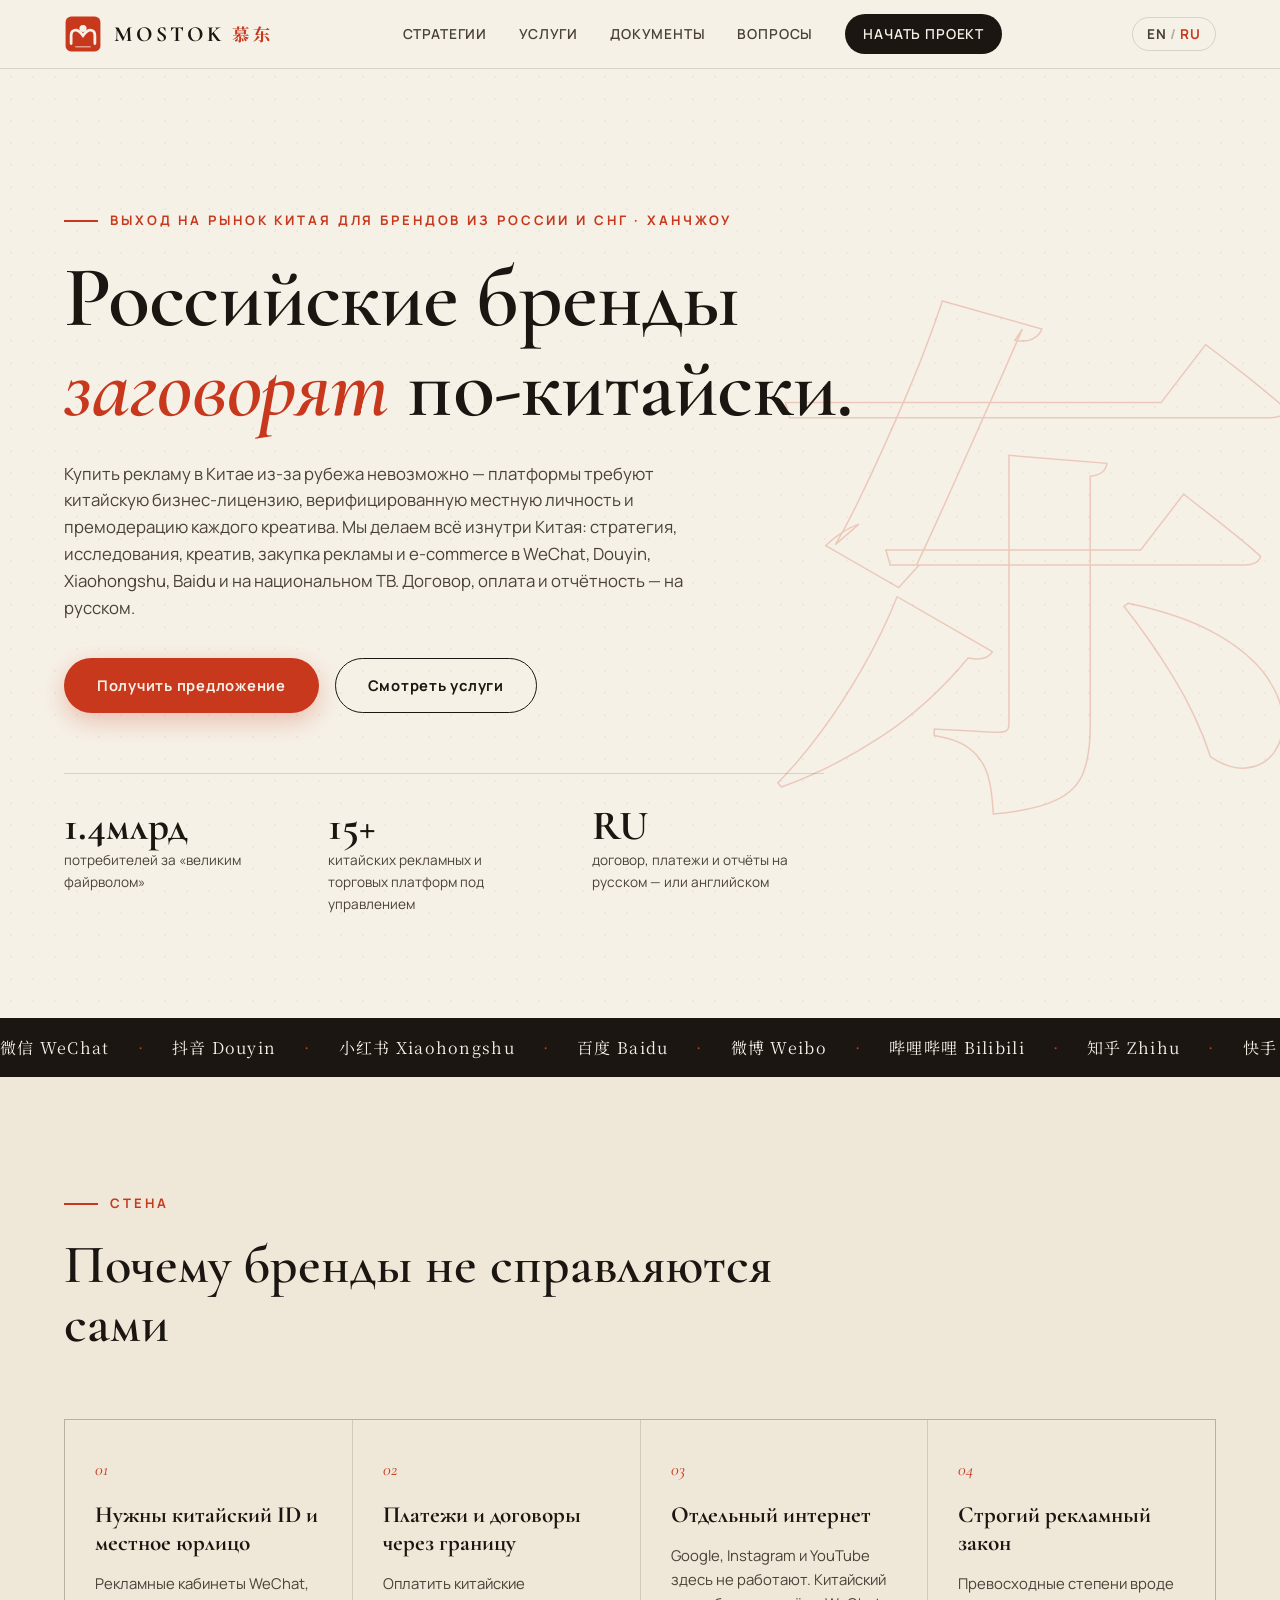
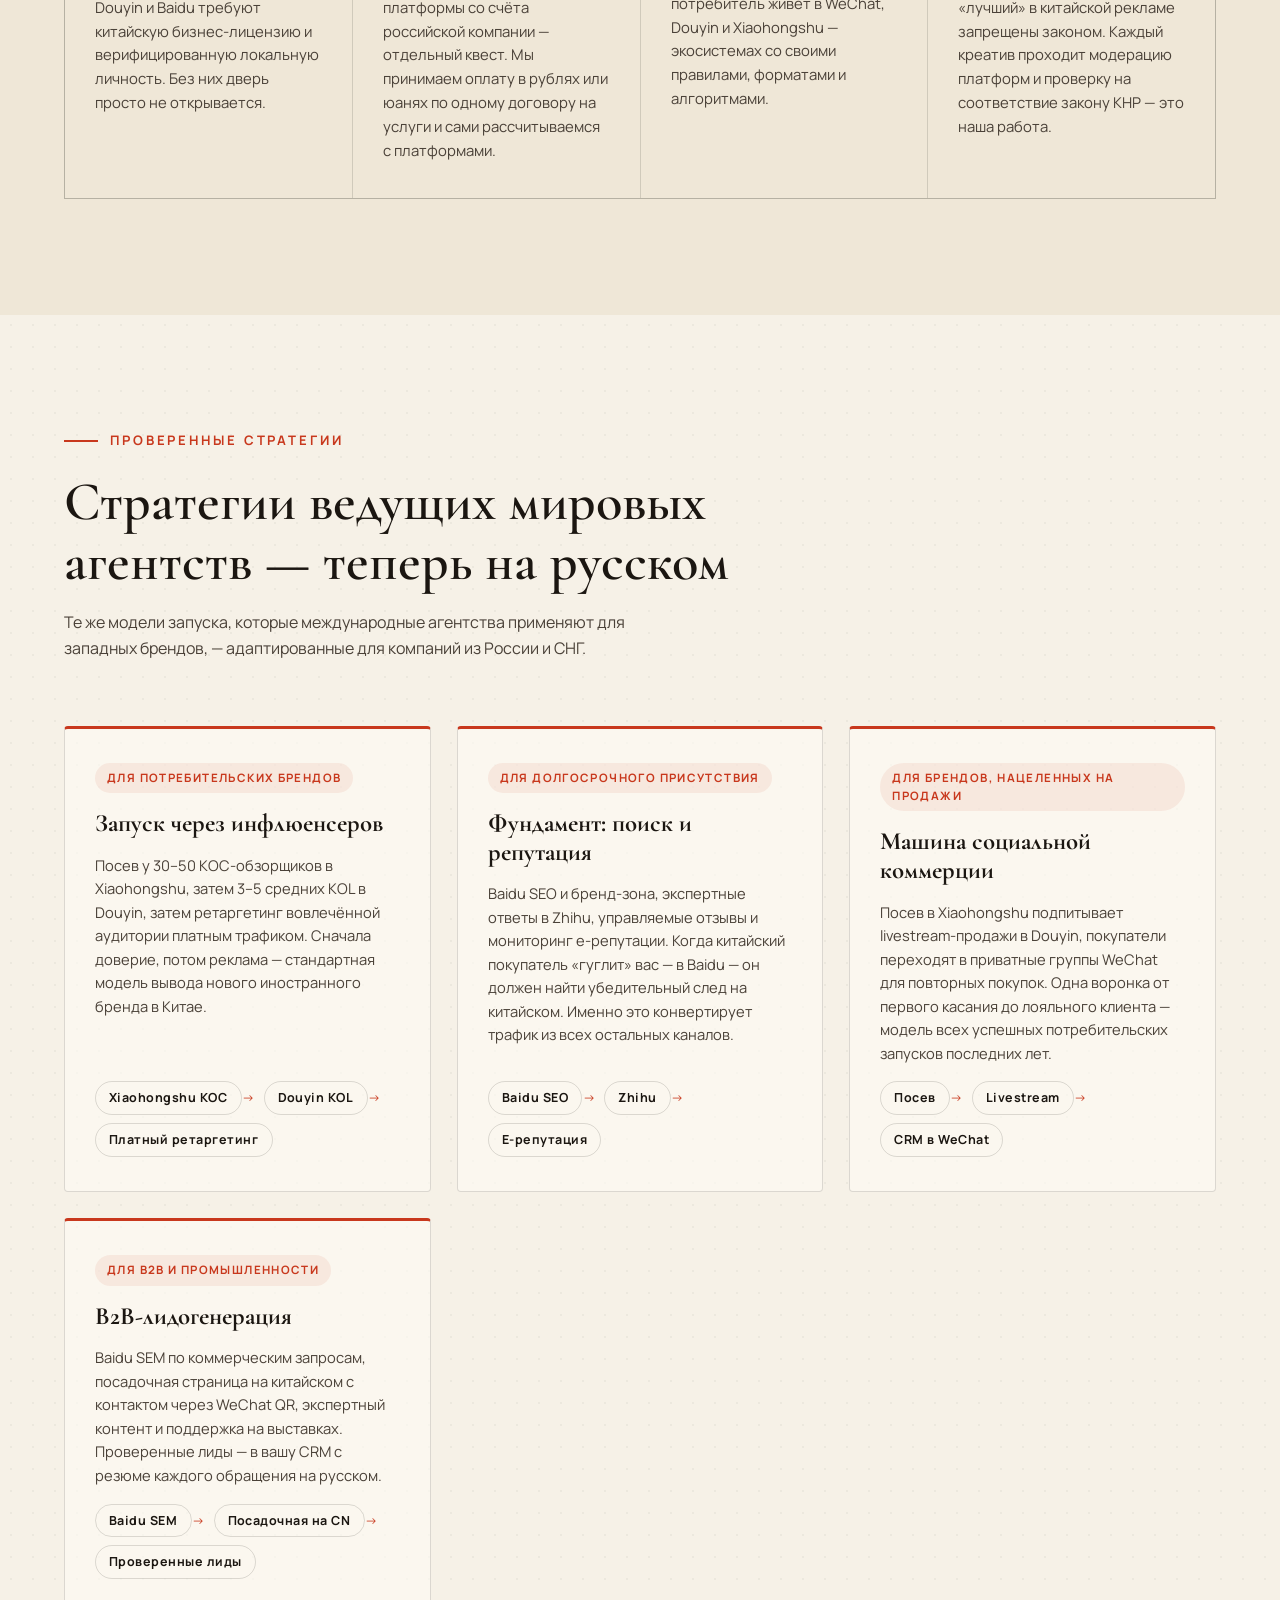
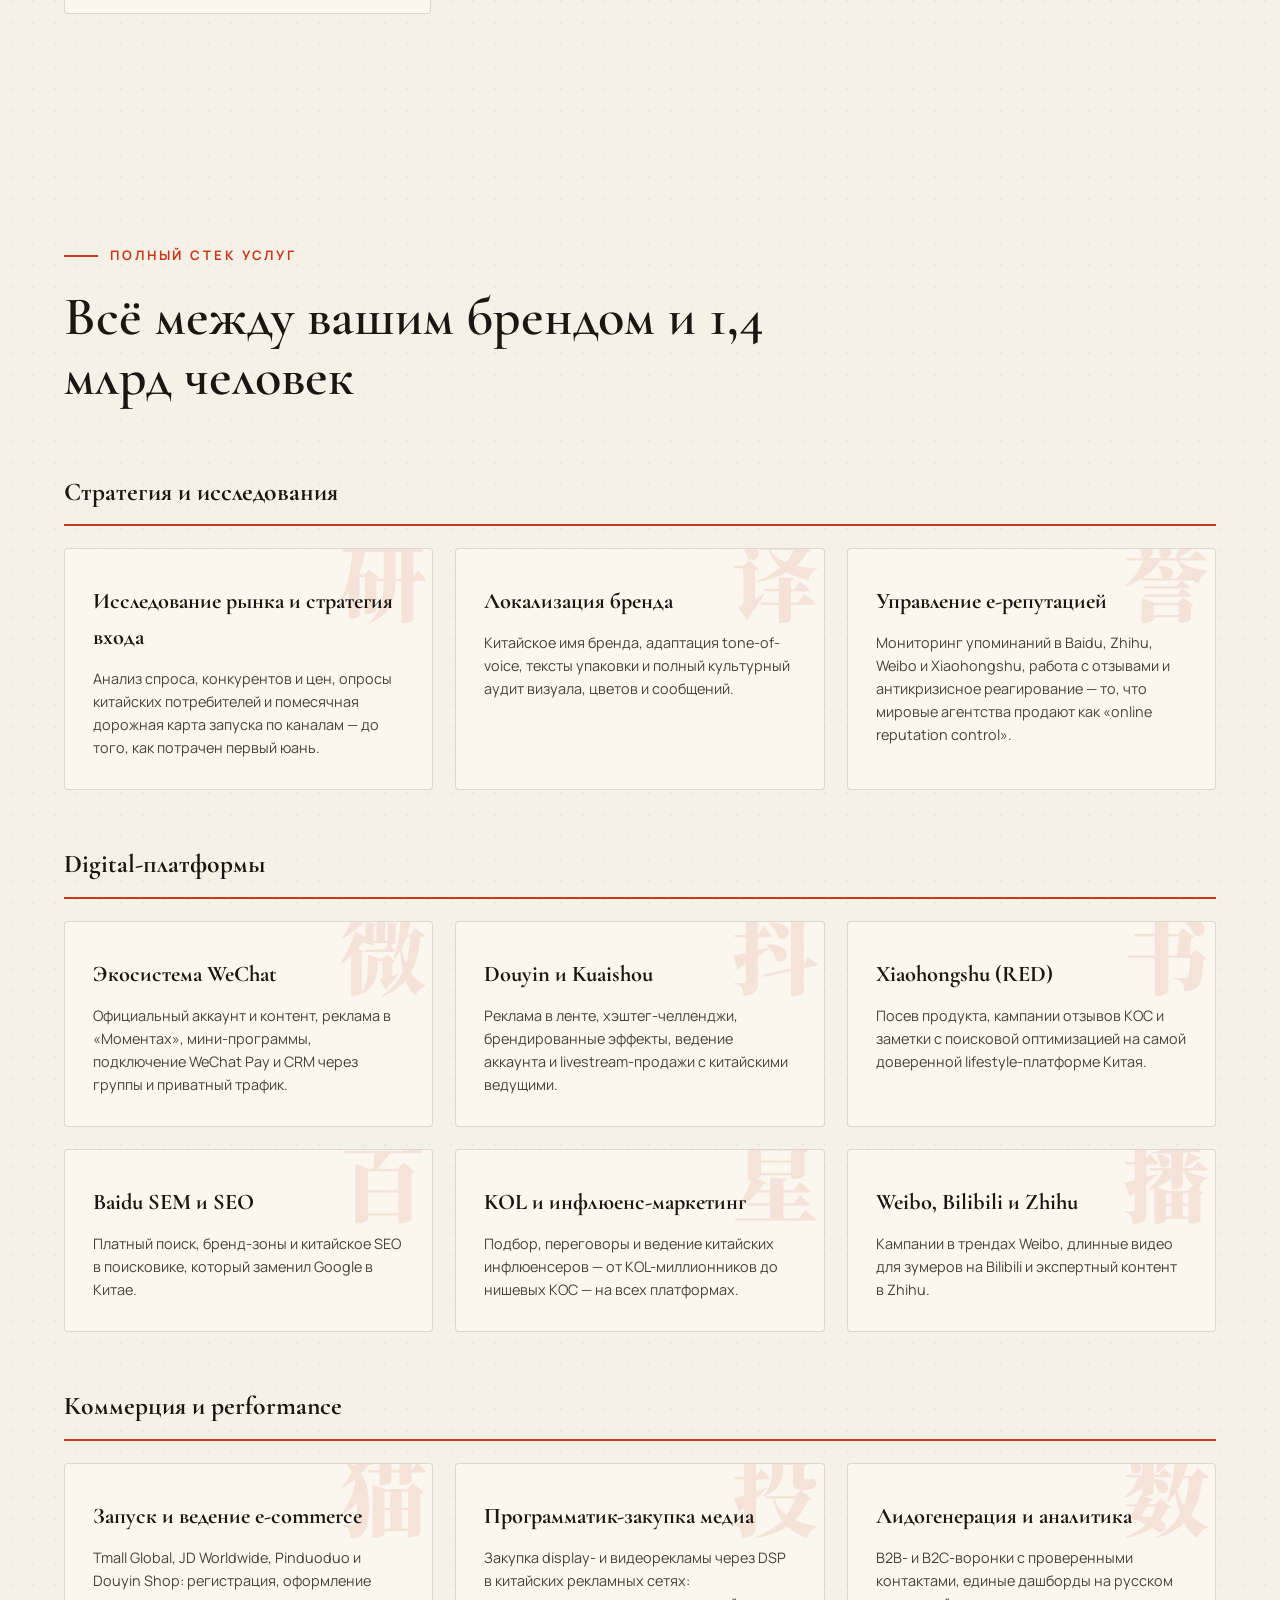
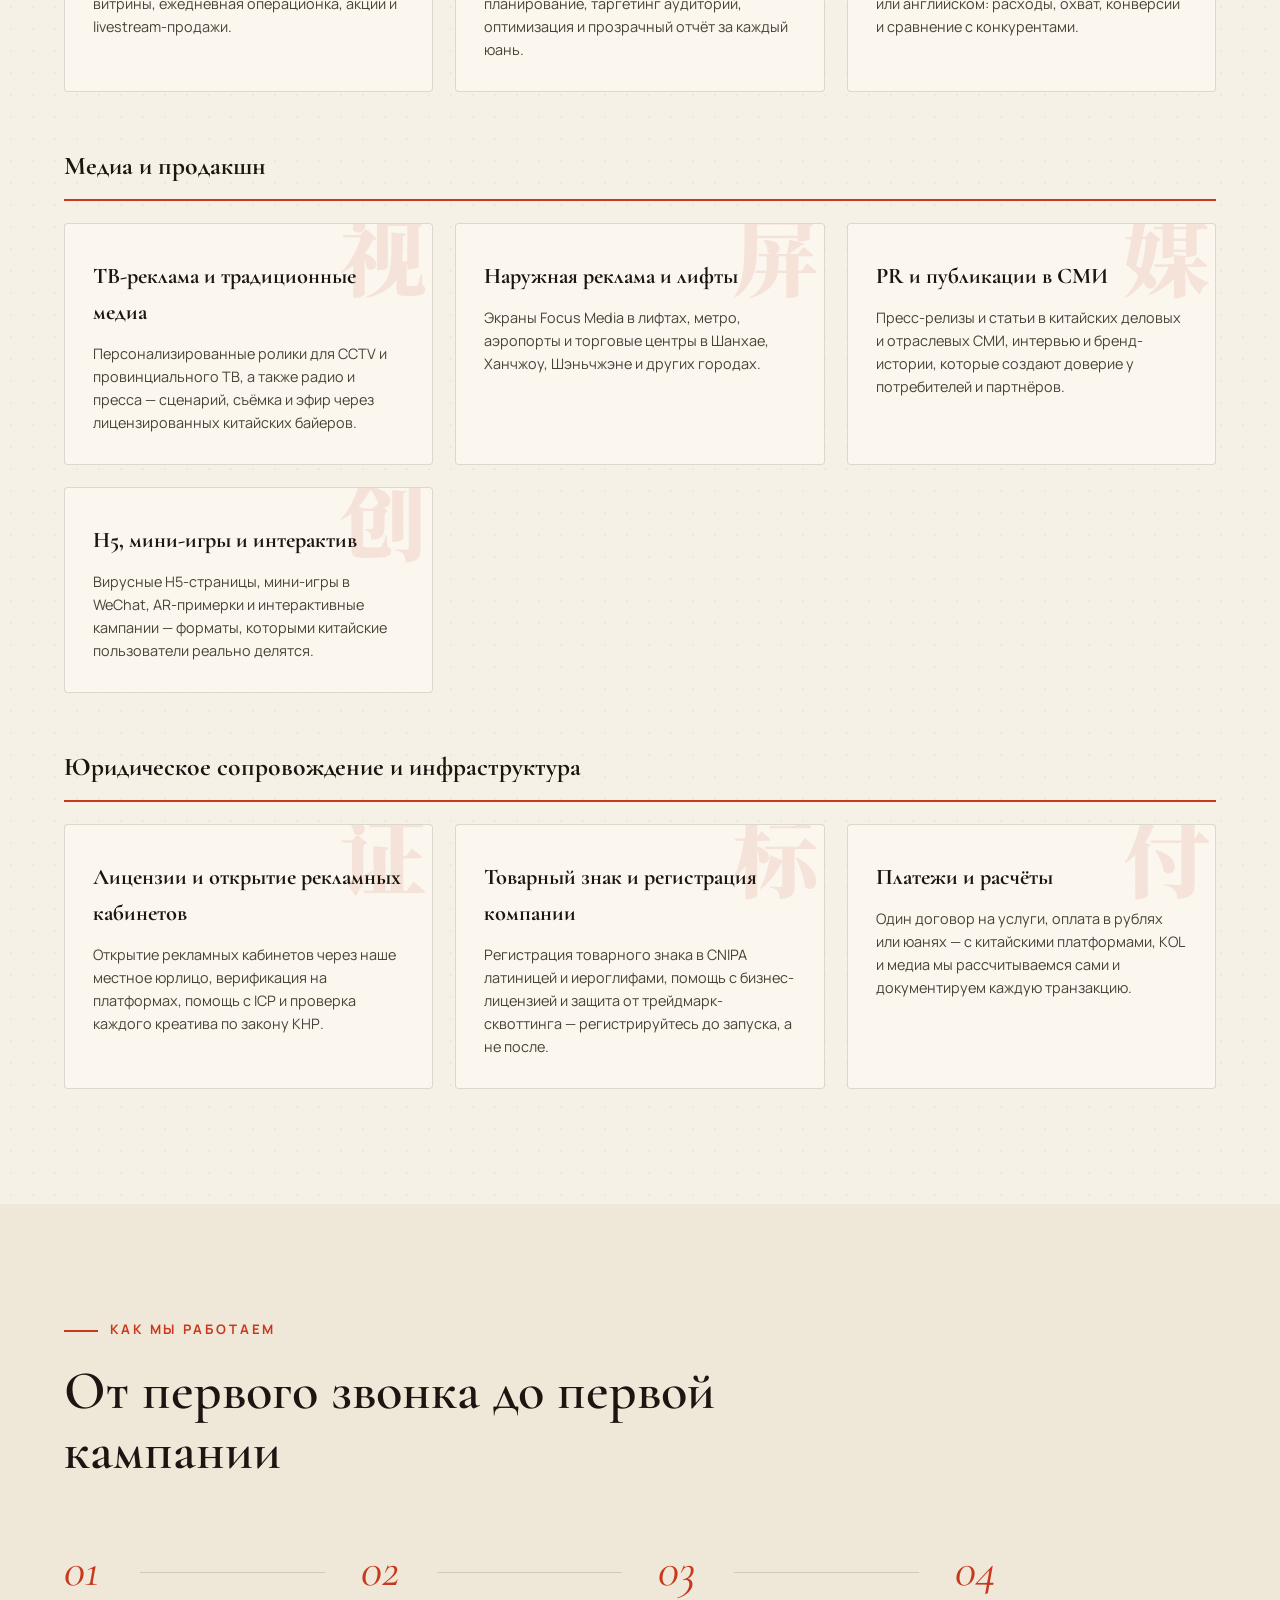
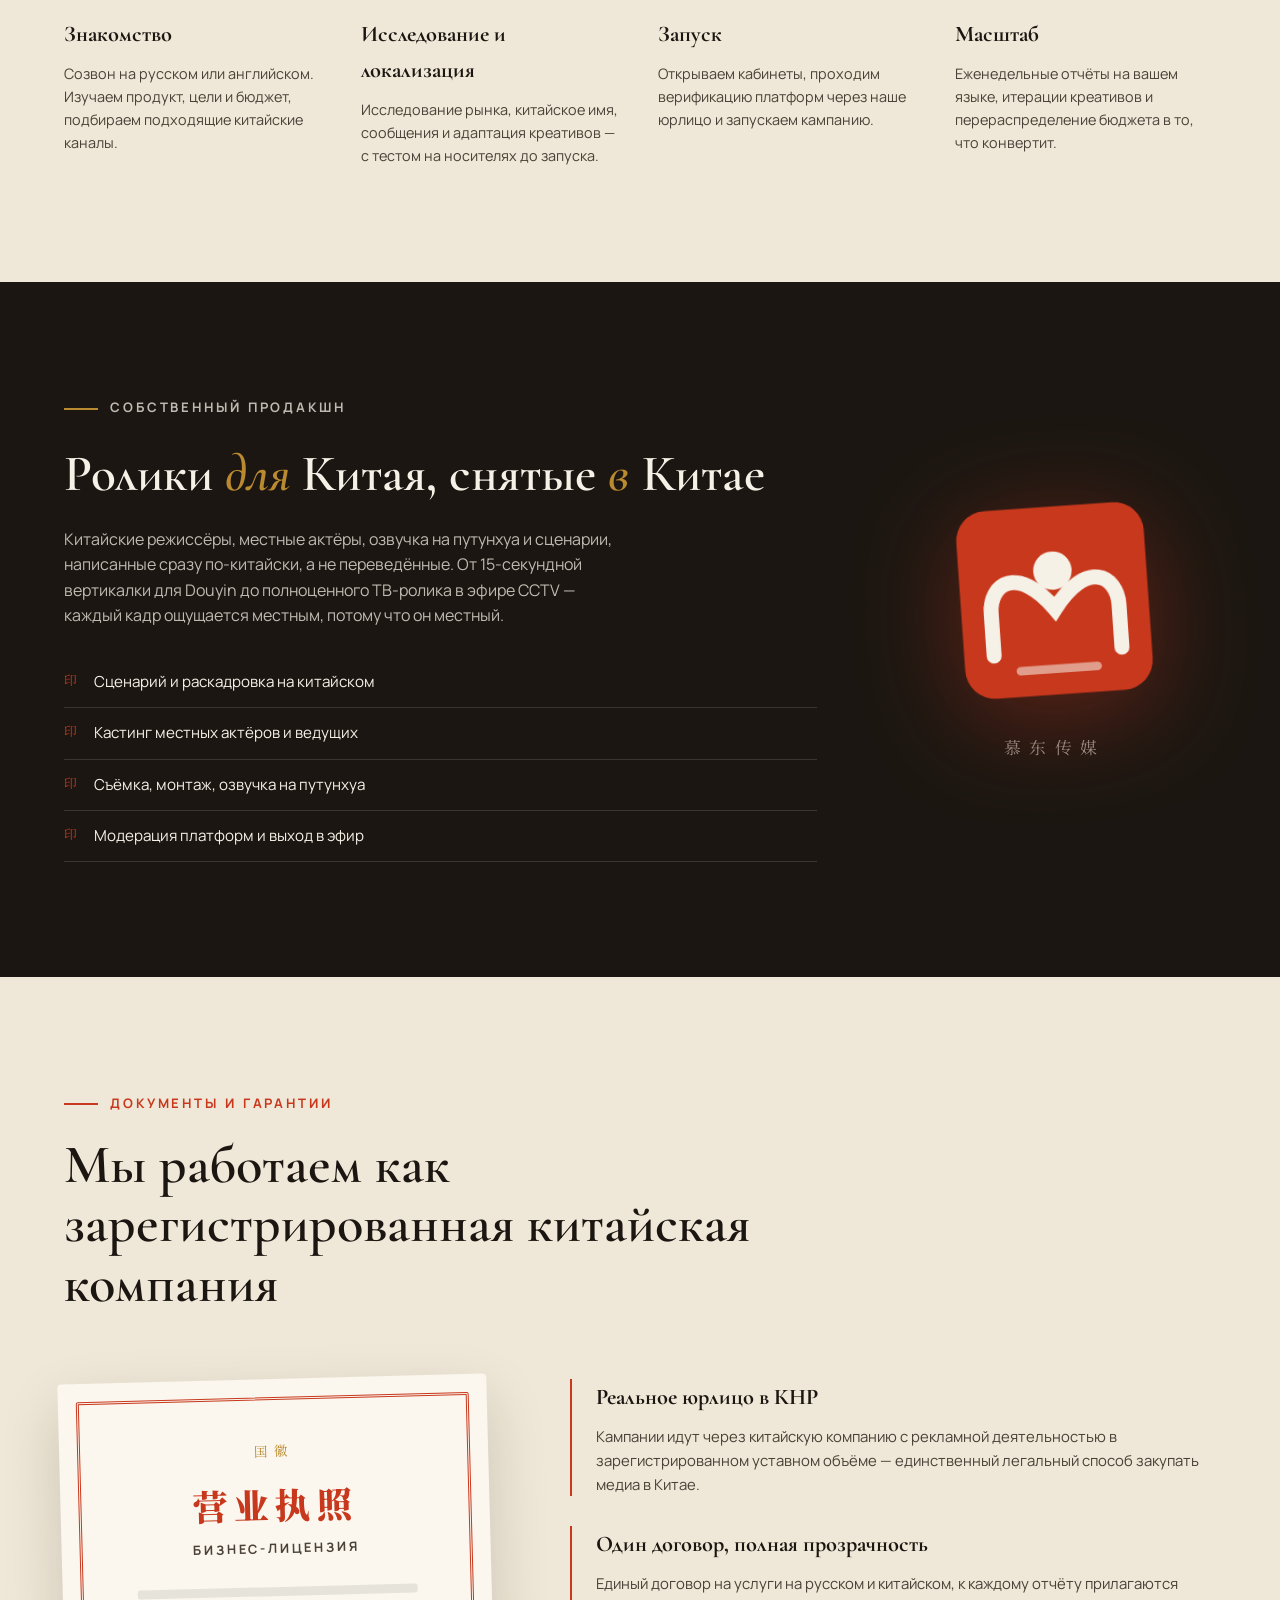
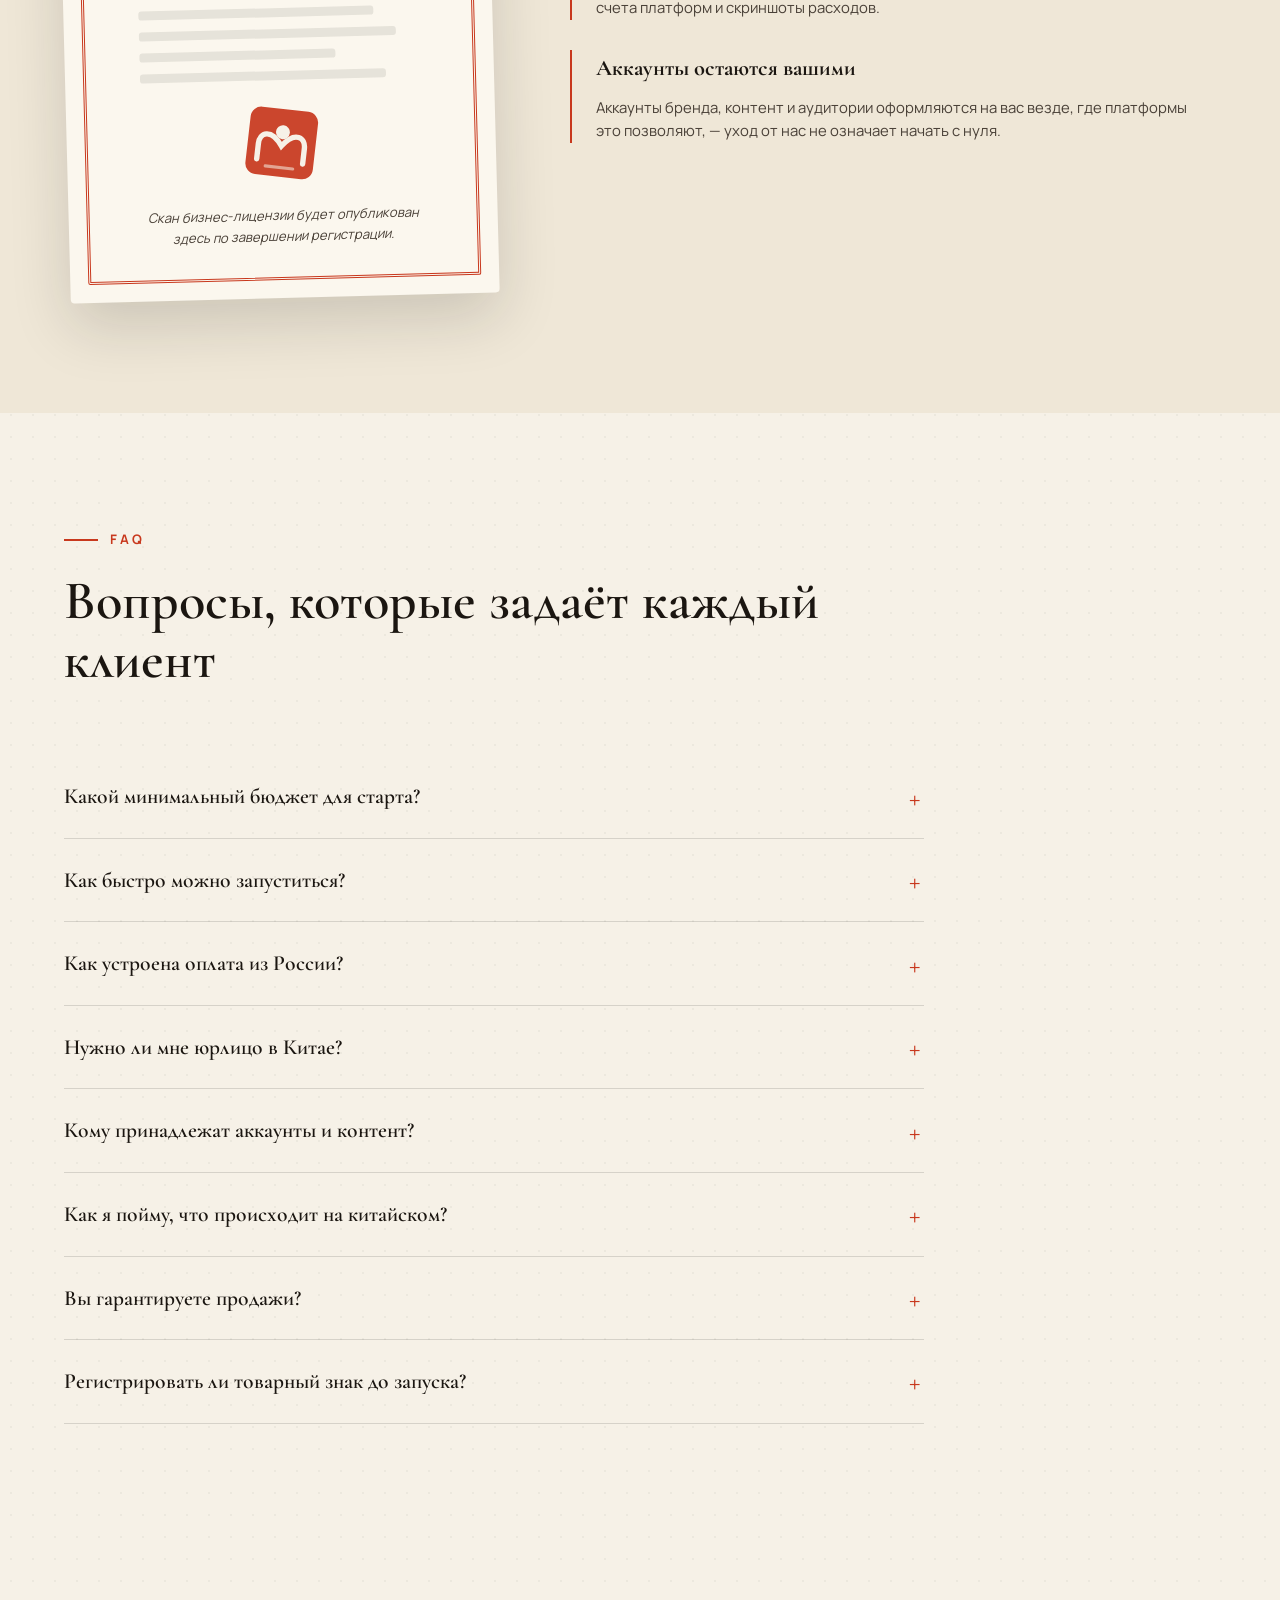
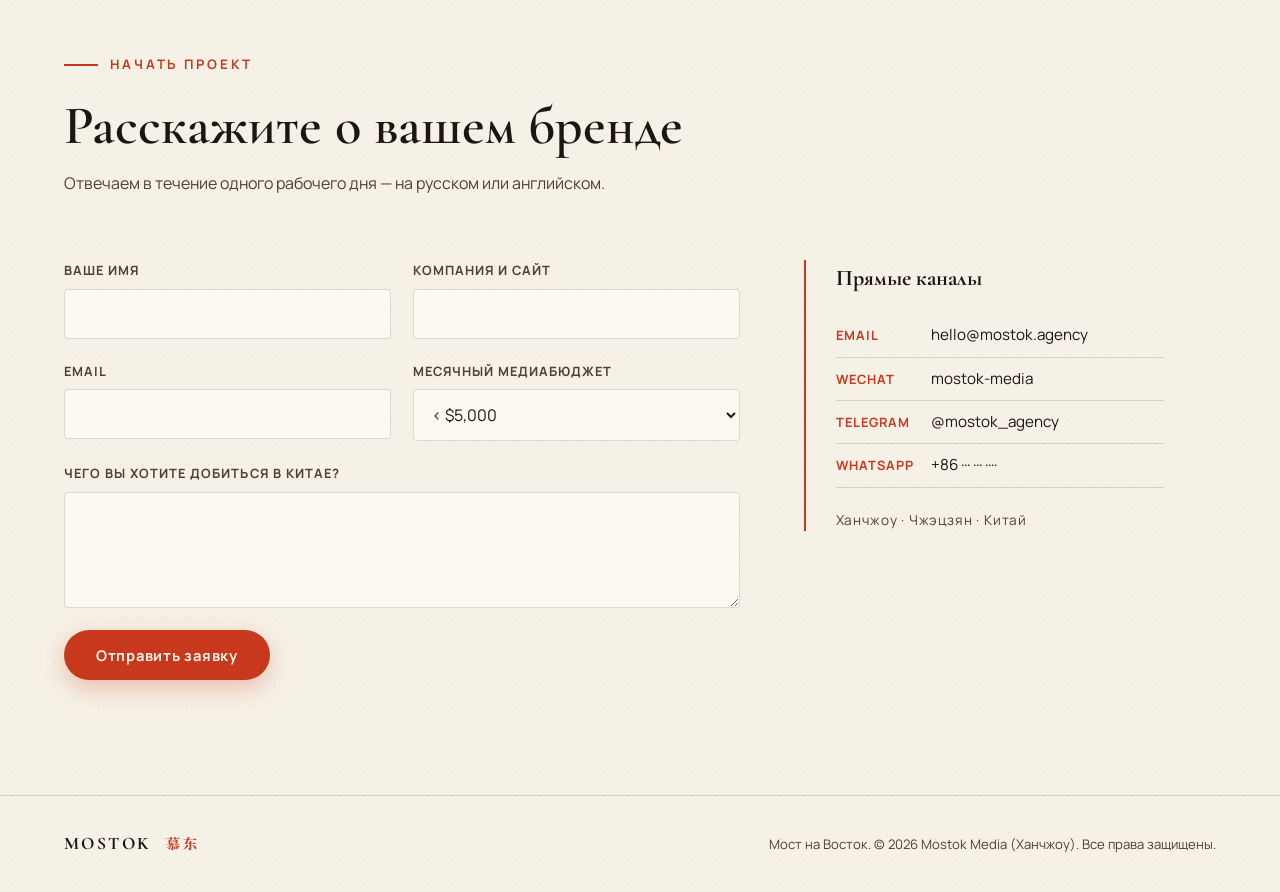
<file: mostok/index.html>
<!DOCTYPE html>
<html lang="ru" data-lang="ru">
<head>
<meta charset="UTF-8">
<meta name="viewport" content="width=device-width, initial-scale=1.0">
<title>MOSTOK 慕东 — выводим российские бренды на рынок Китая</title>
<meta name="description" content="MOSTOK 慕东 — маркетинговое агентство полного цикла для выхода российских брендов на рынок Китая. WeChat, Douyin, Xiaohongshu, Baidu, KOL, ТВ-реклама, e-commerce. Договор, оплата и отчётность на русском.">
<link rel="icon" type="image/svg+xml" href="logo.svg">
<link rel="preconnect" href="https://fonts.googleapis.com">
<link rel="preconnect" href="https://fonts.gstatic.com" crossorigin>
<link href="https://fonts.googleapis.com/css2?family=Cormorant+Garamond:ital,wght@0,400;0,500;0,600;0,700;1,400&family=Manrope:wght@300;400;500;600;700;800&family=Noto+Serif+SC:wght@400;600;900&display=swap" rel="stylesheet">
<link rel="stylesheet" href="styles.css">
</head>
<body>

<header class="topbar">
  <a class="brand" href="#top">
    <img src="logo.svg" alt="MOSTOK logo" class="brand-mark">
    <span class="brand-name">MOSTOK<span class="brand-hanzi">慕东</span></span>
  </a>
  <nav class="nav">
    <a href="#strategies"><span class="en">Strategies</span><span class="ru">Стратегии</span></a>
    <a href="#services"><span class="en">Services</span><span class="ru">Услуги</span></a>
    <a href="#trust"><span class="en">Documents</span><span class="ru">Документы</span></a>
    <a href="#faq"><span class="en">FAQ</span><span class="ru">Вопросы</span></a>
    <a href="#contact" class="nav-cta"><span class="en">Start a project</span><span class="ru">Начать проект</span></a>
  </nav>
  <button class="lang-toggle" id="langToggle" aria-label="Switch language">
    <span class="lang-opt" data-l="en">EN</span><span class="lang-sep">/</span><span class="lang-opt" data-l="ru">RU</span>
  </button>
</header>

<main id="top">

  <!-- HERO -->
  <section class="hero">
    <div class="hero-hanzi" aria-hidden="true">东</div>
    <div class="hero-inner">
      <p class="kicker"><span class="en">China market entry for Russian &amp; CIS brands · Hangzhou</span><span class="ru">Выход на рынок Китая для брендов из России и СНГ · Ханчжоу</span></p>
      <h1>
        <span class="en">Russian brands, <em>fluent</em> in Chinese.</span>
        <span class="ru">Российские бренды <em>заговорят</em> по-китайски.</span>
      </h1>
      <p class="hero-sub">
        <span class="en">You can't buy advertising in China from abroad — platforms demand a Chinese business license, verified local identity and pre-moderation of every creative. We run it all from inside China: strategy, research, creative, ad buying and e-commerce on WeChat, Douyin, Xiaohongshu, Baidu and national TV. Contract, payment and reporting — in Russian.</span>
        <span class="ru">Купить рекламу в Китае из-за рубежа невозможно — платформы требуют китайскую бизнес-лицензию, верифицированную местную личность и премодерацию каждого креатива. Мы делаем всё изнутри Китая: стратегия, исследования, креатив, закупка рекламы и e-commerce в WeChat, Douyin, Xiaohongshu, Baidu и на национальном ТВ. Договор, оплата и отчётность — на русском.</span>
      </p>
      <div class="hero-actions">
        <a class="btn btn-primary" href="#contact"><span class="en">Get a proposal</span><span class="ru">Получить предложение</span></a>
        <a class="btn btn-ghost" href="#services"><span class="en">Explore services</span><span class="ru">Смотреть услуги</span></a>
      </div>
      <ul class="hero-stats">
        <li><strong>1.4<span class="en">B</span><span class="ru">млрд</span></strong><span class="en">consumers behind the Great Firewall</span><span class="ru">потребителей за «великим файрволом»</span></li>
        <li><strong>15+</strong><span class="en">Chinese ad &amp; commerce platforms we operate natively</span><span class="ru">китайских рекламных и торговых платформ под управлением</span></li>
        <li><strong>RU</strong><span class="en">contracts, payments and reports in Russian — or English</span><span class="ru">договор, платежи и отчёты на русском — или английском</span></li>
      </ul>
    </div>
  </section>

  <!-- PLATFORM MARQUEE -->
  <div class="marquee" aria-hidden="true">
    <div class="marquee-track">
      <span>微信 WeChat</span><span>·</span><span>抖音 Douyin</span><span>·</span><span>小红书 Xiaohongshu</span><span>·</span><span>百度 Baidu</span><span>·</span><span>微博 Weibo</span><span>·</span><span>哔哩哔哩 Bilibili</span><span>·</span><span>知乎 Zhihu</span><span>·</span><span>快手 Kuaishou</span><span>·</span><span>天猫 Tmall</span><span>·</span><span>京东 JD</span><span>·</span><span>拼多多 PDD</span><span>·</span><span>央视 CCTV</span><span>·</span><span>分众传媒 Focus Media</span><span>·</span>
      <span>微信 WeChat</span><span>·</span><span>抖音 Douyin</span><span>·</span><span>小红书 Xiaohongshu</span><span>·</span><span>百度 Baidu</span><span>·</span><span>微博 Weibo</span><span>·</span><span>哔哩哔哩 Bilibili</span><span>·</span><span>知乎 Zhihu</span><span>·</span><span>快手 Kuaishou</span><span>·</span><span>天猫 Tmall</span><span>·</span><span>京东 JD</span><span>·</span><span>拼多多 PDD</span><span>·</span><span>央视 CCTV</span><span>·</span><span>分众传媒 Focus Media</span><span>·</span>
    </div>
  </div>

  <!-- BARRIERS -->
  <section class="barriers" id="barriers">
    <div class="section-head">
      <p class="kicker"><span class="en">The wall</span><span class="ru">Стена</span></p>
      <h2><span class="en">Why brands can't do this alone</span><span class="ru">Почему бренды не справляются сами</span></h2>
    </div>
    <div class="barrier-grid">
      <article class="barrier">
        <span class="barrier-num">01</span>
        <h3><span class="en">Chinese ID &amp; local entity required</span><span class="ru">Нужны китайский ID и местное юрлицо</span></h3>
        <p><span class="en">WeChat, Douyin and Baidu ad accounts require Chinese business licenses and verified local identity. Without them, the door simply doesn't open.</span><span class="ru">Рекламные кабинеты WeChat, Douyin и Baidu требуют китайскую бизнес-лицензию и верифицированную локальную личность. Без них дверь просто не открывается.</span></p>
      </article>
      <article class="barrier">
        <span class="barrier-num">02</span>
        <h3><span class="en">Payments &amp; contracts across borders</span><span class="ru">Платежи и договоры через границу</span></h3>
        <p><span class="en">Paying Chinese platforms from a Russian company account is its own quest. We accept payment in rubles or yuan under a single service contract and settle with the platforms ourselves.</span><span class="ru">Оплатить китайские платформы со счёта российской компании — отдельный квест. Мы принимаем оплату в рублях или юанях по одному договору на услуги и сами рассчитываемся с платформами.</span></p>
      </article>
      <article class="barrier">
        <span class="barrier-num">03</span>
        <h3><span class="en">A separate internet</span><span class="ru">Отдельный интернет</span></h3>
        <p><span class="en">Google, Instagram and YouTube don't exist here. Chinese consumers live in WeChat, Douyin and Xiaohongshu — ecosystems with their own rules, formats and algorithms.</span><span class="ru">Google, Instagram и YouTube здесь не работают. Китайский потребитель живёт в WeChat, Douyin и Xiaohongshu — экосистемах со своими правилами, форматами и алгоритмами.</span></p>
      </article>
      <article class="barrier">
        <span class="barrier-num">04</span>
        <h3><span class="en">Strict advertising law</span><span class="ru">Строгий рекламный закон</span></h3>
        <p><span class="en">Superlatives like “the best” are illegal in Chinese advertising. Every creative must pass platform review and comply with PRC ad law — we handle that.</span><span class="ru">Превосходные степени вроде «лучший» в китайской рекламе запрещены законом. Каждый креатив проходит модерацию платформ и проверку на соответствие закону КНР — это наша работа.</span></p>
      </article>
    </div>
  </section>

  <!-- STRATEGIES -->
  <section class="strategies" id="strategies">
    <div class="section-head">
      <p class="kicker"><span class="en">Proven playbooks</span><span class="ru">Проверенные стратегии</span></p>
      <h2><span class="en">Strategies the top China agencies run — now in Russian</span><span class="ru">Стратегии ведущих мировых агентств — теперь на русском</span></h2>
      <p class="section-sub"><span class="en">The same launch models used by international agencies for Western brands — adapted for companies from Russia and the CIS.</span><span class="ru">Те же модели запуска, которые международные агентства применяют для западных брендов, — адаптированные для компаний из России и СНГ.</span></p>
    </div>
    <div class="strategy-grid">
      <article class="strategy">
        <span class="strategy-tag"><span class="en">For consumer brands</span><span class="ru">Для потребительских брендов</span></span>
        <h3><span class="en">KOL-first launch</span><span class="ru">Запуск через инфлюенсеров</span></h3>
        <p><span class="en">Seeding with 30–50 KOC reviewers on Xiaohongshu, then 3–5 mid-tier KOLs on Douyin, then retargeting the engaged audience with paid traffic. Trust first, advertising second — the standard playbook for new foreign brands in China.</span><span class="ru">Посев у 30–50 KOC-обзорщиков в Xiaohongshu, затем 3–5 средних KOL в Douyin, затем ретаргетинг вовлечённой аудитории платным трафиком. Сначала доверие, потом реклама — стандартная модель вывода нового иностранного бренда в Китае.</span></p>
        <ul class="strategy-steps">
          <li>Xiaohongshu KOC</li><li>Douyin KOL</li><li><span class="en">Paid retargeting</span><span class="ru">Платный ретаргетинг</span></li>
        </ul>
      </article>
      <article class="strategy">
        <span class="strategy-tag"><span class="en">For long-term presence</span><span class="ru">Для долгосрочного присутствия</span></span>
        <h3><span class="en">Search &amp; reputation foundation</span><span class="ru">Фундамент: поиск и репутация</span></h3>
        <p><span class="en">Baidu SEO + brand zone, expert answers on Zhihu, managed reviews and e-reputation monitoring. When a Chinese buyer googles you — on Baidu — they must find a trustworthy Chinese-language footprint. This is what converts the traffic all other channels create.</span><span class="ru">Baidu SEO и бренд-зона, экспертные ответы в Zhihu, управляемые отзывы и мониторинг e-репутации. Когда китайский покупатель «гуглит» вас — в Baidu — он должен найти убедительный след на китайском. Именно это конвертирует трафик из всех остальных каналов.</span></p>
        <ul class="strategy-steps">
          <li>Baidu SEO</li><li>Zhihu</li><li><span class="en">E-reputation</span><span class="ru">E-репутация</span></li>
        </ul>
      </article>
      <article class="strategy">
        <span class="strategy-tag"><span class="en">For sales-driven brands</span><span class="ru">Для брендов, нацеленных на продажи</span></span>
        <h3><span class="en">Social commerce engine</span><span class="ru">Машина социальной коммерции</span></h3>
        <p><span class="en">Xiaohongshu seeding feeds Douyin livestream selling, buyers flow into WeChat private-traffic groups for repeat purchases. One funnel from first touch to loyal customer — the model behind every successful consumer launch of recent years.</span><span class="ru">Посев в Xiaohongshu подпитывает livestream-продажи в Douyin, покупатели переходят в приватные группы WeChat для повторных покупок. Одна воронка от первого касания до лояльного клиента — модель всех успешных потребительских запусков последних лет.</span></p>
        <ul class="strategy-steps">
          <li><span class="en">Seeding</span><span class="ru">Посев</span></li><li>Livestream</li><li><span class="en">Private traffic CRM</span><span class="ru">CRM в WeChat</span></li>
        </ul>
      </article>
      <article class="strategy">
        <span class="strategy-tag"><span class="en">For B2B &amp; industry</span><span class="ru">Для B2B и промышленности</span></span>
        <h3><span class="en">B2B lead generation</span><span class="ru">B2B-лидогенерация</span></h3>
        <p><span class="en">Baidu SEM on commercial queries, a Chinese-language landing page with WeChat QR contact, expert content and trade-show support. Verified leads delivered to your CRM with Russian-language summaries of every inquiry.</span><span class="ru">Baidu SEM по коммерческим запросам, посадочная страница на китайском с контактом через WeChat QR, экспертный контент и поддержка на выставках. Проверенные лиды — в вашу CRM с резюме каждого обращения на русском.</span></p>
        <ul class="strategy-steps">
          <li>Baidu SEM</li><li><span class="en">CN landing</span><span class="ru">Посадочная на CN</span></li><li><span class="en">Verified leads</span><span class="ru">Проверенные лиды</span></li>
        </ul>
      </article>
    </div>
  </section>

  <!-- SERVICES -->
  <section class="services" id="services">
    <div class="section-head">
      <p class="kicker"><span class="en">Full-stack services</span><span class="ru">Полный стек услуг</span></p>
      <h2><span class="en">Everything between your brand and 1.4 billion people</span><span class="ru">Всё между вашим брендом и 1,4 млрд человек</span></h2>
    </div>

    <h3 class="service-cat"><span class="en">Strategy &amp; research</span><span class="ru">Стратегия и исследования</span></h3>
    <div class="service-grid">
      <article class="service"><span class="service-hanzi">研</span>
        <h3><span class="en">Market research &amp; entry strategy</span><span class="ru">Исследование рынка и стратегия входа</span></h3>
        <p><span class="en">Demand analysis, competitor and price benchmarks, consumer surveys with native audiences and a channel-by-channel launch roadmap before a single yuan is spent.</span><span class="ru">Анализ спроса, конкурентов и цен, опросы китайских потребителей и помесячная дорожная карта запуска по каналам — до того, как потрачен первый юань.</span></p>
      </article>
      <article class="service"><span class="service-hanzi">译</span>
        <h3><span class="en">Brand localization</span><span class="ru">Локализация бренда</span></h3>
        <p><span class="en">Chinese brand naming, tone-of-voice adaptation, packaging copy and a full cultural audit of your visuals, colors and messaging.</span><span class="ru">Китайское имя бренда, адаптация tone-of-voice, тексты упаковки и полный культурный аудит визуала, цветов и сообщений.</span></p>
      </article>
      <article class="service"><span class="service-hanzi">誉</span>
        <h3><span class="en">E-reputation management</span><span class="ru">Управление e-репутацией</span></h3>
        <p><span class="en">Monitoring of mentions across Baidu, Zhihu, Weibo and Xiaohongshu, review management and crisis response — the service global agencies sell as “online reputation control”.</span><span class="ru">Мониторинг упоминаний в Baidu, Zhihu, Weibo и Xiaohongshu, работа с отзывами и антикризисное реагирование — то, что мировые агентства продают как «online reputation control».</span></p>
      </article>
    </div>

    <h3 class="service-cat"><span class="en">Digital platforms</span><span class="ru">Digital-платформы</span></h3>
    <div class="service-grid">
      <article class="service"><span class="service-hanzi">微</span>
        <h3><span class="en">WeChat ecosystem</span><span class="ru">Экосистема WeChat</span></h3>
        <p><span class="en">Official Account setup &amp; content, Moments ads, Mini-Programs, WeChat Pay integration and private-traffic CRM through groups and channels.</span><span class="ru">Официальный аккаунт и контент, реклама в «Моментах», мини-программы, подключение WeChat Pay и CRM через группы и приватный трафик.</span></p>
      </article>
      <article class="service"><span class="service-hanzi">抖</span>
        <h3><span class="en">Douyin &amp; Kuaishou</span><span class="ru">Douyin и Kuaishou</span></h3>
        <p><span class="en">In-feed ads, hashtag challenges, branded effects, account management and livestream commerce with native Chinese hosts.</span><span class="ru">Реклама в ленте, хэштег-челленджи, брендированные эффекты, ведение аккаунта и livestream-продажи с китайскими ведущими.</span></p>
      </article>
      <article class="service"><span class="service-hanzi">书</span>
        <h3><span class="en">Xiaohongshu (RED)</span><span class="ru">Xiaohongshu (RED)</span></h3>
        <p><span class="en">Product seeding, KOC review campaigns and search-optimized notes on China's most trusted lifestyle platform.</span><span class="ru">Посев продукта, кампании отзывов KOC и заметки с поисковой оптимизацией на самой доверенной lifestyle-платформе Китая.</span></p>
      </article>
      <article class="service"><span class="service-hanzi">百</span>
        <h3><span class="en">Baidu SEM &amp; SEO</span><span class="ru">Baidu SEM и SEO</span></h3>
        <p><span class="en">Paid search, brand-zone placements and Chinese-language SEO on the search engine that replaced Google in China.</span><span class="ru">Платный поиск, бренд-зоны и китайское SEO в поисковике, который заменил Google в Китае.</span></p>
      </article>
      <article class="service"><span class="service-hanzi">星</span>
        <h3><span class="en">KOL &amp; influencer marketing</span><span class="ru">KOL и инфлюенс-маркетинг</span></h3>
        <p><span class="en">Selection, negotiation and management of Chinese influencers — from million-follower KOLs to niche KOCs — across all platforms.</span><span class="ru">Подбор, переговоры и ведение китайских инфлюенсеров — от KOL-миллионников до нишевых KOC — на всех платформах.</span></p>
      </article>
      <article class="service"><span class="service-hanzi">播</span>
        <h3><span class="en">Weibo, Bilibili &amp; Zhihu</span><span class="ru">Weibo, Bilibili и Zhihu</span></h3>
        <p><span class="en">Hot-topic campaigns on Weibo, long-form video for Gen-Z on Bilibili and expert authority content on Zhihu.</span><span class="ru">Кампании в трендах Weibo, длинные видео для зумеров на Bilibili и экспертный контент в Zhihu.</span></p>
      </article>
    </div>

    <h3 class="service-cat"><span class="en">Commerce &amp; performance</span><span class="ru">Коммерция и performance</span></h3>
    <div class="service-grid">
      <article class="service"><span class="service-hanzi">猫</span>
        <h3><span class="en">E-commerce launch &amp; operations</span><span class="ru">Запуск и ведение e-commerce</span></h3>
        <p><span class="en">Tmall Global, JD Worldwide, Pinduoduo and Douyin Shop: registration, storefront design, daily operations, promotions and livestream selling.</span><span class="ru">Tmall Global, JD Worldwide, Pinduoduo и Douyin Shop: регистрация, оформление витрины, ежедневная операционка, акции и livestream-продажи.</span></p>
      </article>
      <article class="service"><span class="service-hanzi">投</span>
        <h3><span class="en">Programmatic media buying</span><span class="ru">Программатик-закупка медиа</span></h3>
        <p><span class="en">DSP-based display and video buying across Chinese ad networks: planning, audience targeting, optimization and transparent reporting of every yuan.</span><span class="ru">Закупка display- и видеорекламы через DSP в китайских рекламных сетях: планирование, таргетинг аудиторий, оптимизация и прозрачный отчёт за каждый юань.</span></p>
      </article>
      <article class="service"><span class="service-hanzi">数</span>
        <h3><span class="en">Lead generation &amp; analytics</span><span class="ru">Лидогенерация и аналитика</span></h3>
        <p><span class="en">B2B and B2C lead funnels with verified contacts, unified dashboards in Russian or English: spend, reach, conversions and competitor benchmarks.</span><span class="ru">B2B- и B2C-воронки с проверенными контактами, единые дашборды на русском или английском: расходы, охват, конверсии и сравнение с конкурентами.</span></p>
      </article>
    </div>

    <h3 class="service-cat"><span class="en">Media &amp; production</span><span class="ru">Медиа и продакшн</span></h3>
    <div class="service-grid">
      <article class="service"><span class="service-hanzi">视</span>
        <h3><span class="en">TV commercials &amp; traditional media</span><span class="ru">ТВ-реклама и традиционные медиа</span></h3>
        <p><span class="en">Personalized commercials produced for CCTV and provincial TV, plus radio and print — scripted, shot and aired through licensed Chinese media buyers.</span><span class="ru">Персонализированные ролики для CCTV и провинциального ТВ, а также радио и пресса — сценарий, съёмка и эфир через лицензированных китайских байеров.</span></p>
      </article>
      <article class="service"><span class="service-hanzi">屏</span>
        <h3><span class="en">Outdoor &amp; elevator advertising</span><span class="ru">Наружная реклама и лифты</span></h3>
        <p><span class="en">Focus Media elevator screens, metro, airport and mall placements in Shanghai, Hangzhou, Shenzhen and beyond.</span><span class="ru">Экраны Focus Media в лифтах, метро, аэропорты и торговые центры в Шанхае, Ханчжоу, Шэньчжэне и других городах.</span></p>
      </article>
      <article class="service"><span class="service-hanzi">媒</span>
        <h3><span class="en">PR &amp; media placements</span><span class="ru">PR и публикации в СМИ</span></h3>
        <p><span class="en">Press releases and articles in Chinese business and industry media, interviews and brand stories that build credibility with consumers and partners.</span><span class="ru">Пресс-релизы и статьи в китайских деловых и отраслевых СМИ, интервью и бренд-истории, которые создают доверие у потребителей и партнёров.</span></p>
      </article>
      <article class="service"><span class="service-hanzi">创</span>
        <h3><span class="en">H5, mini-games &amp; interactive</span><span class="ru">H5, мини-игры и интерактив</span></h3>
        <p><span class="en">Viral H5 pages, WeChat mini-games, AR try-ons and interactive campaigns — the formats Chinese users actually share.</span><span class="ru">Вирусные H5-страницы, мини-игры в WeChat, AR-примерки и интерактивные кампании — форматы, которыми китайские пользователи реально делятся.</span></p>
      </article>
    </div>

    <h3 class="service-cat"><span class="en">Legal &amp; infrastructure</span><span class="ru">Юридическое сопровождение и инфраструктура</span></h3>
    <div class="service-grid">
      <article class="service"><span class="service-hanzi">证</span>
        <h3><span class="en">Licensing &amp; ad-account opening</span><span class="ru">Лицензии и открытие рекламных кабинетов</span></h3>
        <p><span class="en">Ad account opening under our local entity, platform verification, ICP guidance and PRC ad-law review of every creative.</span><span class="ru">Открытие рекламных кабинетов через наше местное юрлицо, верификация на платформах, помощь с ICP и проверка каждого креатива по закону КНР.</span></p>
      </article>
      <article class="service"><span class="service-hanzi">标</span>
        <h3><span class="en">Trademark &amp; company registration</span><span class="ru">Товарный знак и регистрация компании</span></h3>
        <p><span class="en">CNIPA trademark filing in Latin and Chinese, business-license assistance and protection against trademark squatting — register before you launch, not after.</span><span class="ru">Регистрация товарного знака в CNIPA латиницей и иероглифами, помощь с бизнес-лицензией и защита от трейдмарк-сквоттинга — регистрируйтесь до запуска, а не после.</span></p>
      </article>
      <article class="service"><span class="service-hanzi">付</span>
        <h3><span class="en">Payments &amp; settlement</span><span class="ru">Платежи и расчёты</span></h3>
        <p><span class="en">One service contract, payment in rubles or yuan — we settle with Chinese platforms, KOLs and media ourselves and document every transaction.</span><span class="ru">Один договор на услуги, оплата в рублях или юанях — с китайскими платформами, KOL и медиа мы рассчитываемся сами и документируем каждую транзакцию.</span></p>
      </article>
    </div>
  </section>

  <!-- PROCESS -->
  <section class="process" id="process">
    <div class="section-head">
      <p class="kicker"><span class="en">How we work</span><span class="ru">Как мы работаем</span></p>
      <h2><span class="en">From first call to first campaign</span><span class="ru">От первого звонка до первой кампании</span></h2>
    </div>
    <ol class="steps">
      <li>
        <h3><span class="en">Discovery</span><span class="ru">Знакомство</span></h3>
        <p><span class="en">A call in Russian or English. We study your product, goals and budget, then map which Chinese channels fit.</span><span class="ru">Созвон на русском или английском. Изучаем продукт, цели и бюджет, подбираем подходящие китайские каналы.</span></p>
      </li>
      <li>
        <h3><span class="en">Research &amp; localization</span><span class="ru">Исследование и локализация</span></h3>
        <p><span class="en">Market research, Chinese naming, messaging and creative adaptation — tested with native audiences before launch.</span><span class="ru">Исследование рынка, китайское имя, сообщения и адаптация креативов — с тестом на носителях до запуска.</span></p>
      </li>
      <li>
        <h3><span class="en">Launch</span><span class="ru">Запуск</span></h3>
        <p><span class="en">We open the accounts, pass platform verification under our entity, and put your campaign live.</span><span class="ru">Открываем кабинеты, проходим верификацию платформ через наше юрлицо и запускаем кампанию.</span></p>
      </li>
      <li>
        <h3><span class="en">Scale</span><span class="ru">Масштаб</span></h3>
        <p><span class="en">Weekly reports in your language, creative iteration and budget reallocation toward what converts.</span><span class="ru">Еженедельные отчёты на вашем языке, итерации креативов и перераспределение бюджета в то, что конвертит.</span></p>
      </li>
    </ol>
  </section>

  <!-- PRODUCTION HIGHLIGHT -->
  <section class="production" id="production">
    <div class="production-inner">
      <div class="production-copy">
        <p class="kicker kicker-light"><span class="en">In-house production</span><span class="ru">Собственный продакшн</span></p>
        <h2><span class="en">Commercials made <em>for</em> China, <em>in</em> China</span><span class="ru">Ролики <em>для</em> Китая, снятые <em>в</em> Китае</span></h2>
        <p><span class="en">Chinese directors, local actors, Mandarin voice-over and scripts written natively — not translated. From a 15-second Douyin vertical to a full TV spot aired on CCTV, every frame is built to feel local because it is local.</span><span class="ru">Китайские режиссёры, местные актёры, озвучка на путунхуа и сценарии, написанные сразу по-китайски, а не переведённые. От 15-секундной вертикалки для Douyin до полноценного ТВ-ролика в эфире CCTV — каждый кадр ощущается местным, потому что он местный.</span></p>
        <ul class="production-list">
          <li><span class="en">Script &amp; storyboard in Chinese</span><span class="ru">Сценарий и раскадровка на китайском</span></li>
          <li><span class="en">Casting of local actors &amp; hosts</span><span class="ru">Кастинг местных актёров и ведущих</span></li>
          <li><span class="en">Filming, editing, Mandarin VO</span><span class="ru">Съёмка, монтаж, озвучка на путунхуа</span></li>
          <li><span class="en">Platform review &amp; airing</span><span class="ru">Модерация платформ и выход в эфир</span></li>
        </ul>
      </div>
      <div class="production-seal" aria-hidden="true">
        <img src="logo.svg" alt="" class="seal-img">
        <span class="seal-caption">慕东传媒</span>
      </div>
    </div>
  </section>

  <!-- TRUST & DOCUMENTS -->
  <section class="trust" id="trust">
    <div class="section-head">
      <p class="kicker"><span class="en">Documents &amp; guarantees</span><span class="ru">Документы и гарантии</span></p>
      <h2><span class="en">We operate as a registered Chinese company</span><span class="ru">Мы работаем как зарегистрированная китайская компания</span></h2>
    </div>
    <div class="trust-grid">
      <div class="license-card" role="img" aria-label="Business license placeholder">
        <div class="license-border">
          <span class="license-emblem">国徽</span>
          <h3 class="license-title">营业执照</h3>
          <p class="license-subtitle"><span class="en">Business License</span><span class="ru">Бизнес-лицензия</span></p>
          <div class="license-lines"><i></i><i></i><i></i><i></i><i></i></div>
          <img src="logo.svg" alt="" class="license-seal">
          <p class="license-note"><span class="en">The scan of our business license will be published here upon completion of registration.</span><span class="ru">Скан бизнес-лицензии будет опубликован здесь по завершении регистрации.</span></p>
        </div>
      </div>
      <div class="trust-points">
        <article>
          <h3><span class="en">A real PRC entity</span><span class="ru">Реальное юрлицо в КНР</span></h3>
          <p><span class="en">Campaigns run through a Chinese company with advertising in its registered business scope — the only legal way to buy media in China.</span><span class="ru">Кампании идут через китайскую компанию с рекламной деятельностью в зарегистрированном уставном объёме — единственный легальный способ закупать медиа в Китае.</span></p>
        </article>
        <article>
          <h3><span class="en">One contract, full transparency</span><span class="ru">Один договор, полная прозрачность</span></h3>
          <p><span class="en">A single service agreement in Russian and Chinese, with platform invoices and spend screenshots attached to every report.</span><span class="ru">Единый договор на услуги на русском и китайском, к каждому отчёту прилагаются счета платформ и скриншоты расходов.</span></p>
        </article>
        <article>
          <h3><span class="en">Your accounts stay yours</span><span class="ru">Аккаунты остаются вашими</span></h3>
          <p><span class="en">Brand accounts, content and audiences are registered to you wherever the platforms allow it — leaving us never means starting over.</span><span class="ru">Аккаунты бренда, контент и аудитории оформляются на вас везде, где платформы это позволяют, — уход от нас не означает начать с нуля.</span></p>
        </article>
      </div>
    </div>
  </section>

  <!-- FAQ -->
  <section class="faq" id="faq">
    <div class="section-head">
      <p class="kicker">FAQ</p>
      <h2><span class="en">Questions every client asks</span><span class="ru">Вопросы, которые задаёт каждый клиент</span></h2>
    </div>
    <div class="faq-list">
      <details>
        <summary><span class="en">What is the minimum budget to start?</span><span class="ru">Какой минимальный бюджет для старта?</span></summary>
        <p><span class="en">A meaningful pilot — localization audit plus one channel (usually Xiaohongshu seeding or Baidu SEM) — starts from about $5,000/month in media plus agency fee. A full multi-channel launch is typically $20,000+/month. We'll tell you honestly if your budget is too small for your goals.</span><span class="ru">Осмысленный пилот — аудит локализации плюс один канал (обычно посев в Xiaohongshu или Baidu SEM) — начинается примерно от $5 000 в месяц на медиа плюс комиссия агентства. Полноценный мультиканальный запуск — обычно от $20 000 в месяц. Если бюджет мал для ваших целей, мы скажем об этом честно.</span></p>
      </details>
      <details>
        <summary><span class="en">How fast can we launch?</span><span class="ru">Как быстро можно запуститься?</span></summary>
        <p><span class="en">Account opening and platform verification take 2–4 weeks; localization and creative another 2–3. Realistically, your first campaign is live 1–2 months after contract — faster than registering your own Chinese entity (4–6 months minimum).</span><span class="ru">Открытие кабинетов и верификация платформ занимают 2–4 недели; локализация и креатив — ещё 2–3. Реалистично, первая кампания выходит через 1–2 месяца после договора — быстрее, чем регистрация собственного юрлица в Китае (минимум 4–6 месяцев).</span></p>
      </details>
      <details>
        <summary><span class="en">How do payments from Russia work?</span><span class="ru">Как устроена оплата из России?</span></summary>
        <p><span class="en">You sign one service contract and pay in rubles or yuan to our account. We settle with Chinese platforms, influencers and media ourselves, and every transaction is documented in your reports. No need to open Chinese bank accounts or wrestle with cross-border transfers.</span><span class="ru">Вы подписываете один договор на услуги и платите в рублях или юанях на наш счёт. С китайскими платформами, инфлюенсерами и медиа мы рассчитываемся сами, каждая транзакция документируется в отчётах. Не нужно открывать китайские счета и воевать с трансграничными переводами.</span></p>
      </details>
      <details>
        <summary><span class="en">Do I need a Chinese legal entity?</span><span class="ru">Нужно ли мне юрлицо в Китае?</span></summary>
        <p><span class="en">Not to start. Advertising and cross-border e-commerce (Tmall Global, JD Worldwide) work through our entity. You'll only need your own company if you move to domestic distribution or local manufacturing — and we'll help you register it when that day comes.</span><span class="ru">Для старта — нет. Реклама и трансграничный e-commerce (Tmall Global, JD Worldwide) работают через наше юрлицо. Собственная компания понадобится только при переходе к внутренней дистрибуции или локальному производству — и мы поможем её зарегистрировать, когда придёт время.</span></p>
      </details>
      <details>
        <summary><span class="en">Who owns the accounts and content?</span><span class="ru">Кому принадлежат аккаунты и контент?</span></summary>
        <p><span class="en">You. Wherever platform rules allow, brand accounts are registered in your name; all content, designs and audience data are handed over under the contract. If you ever leave, you take everything with you.</span><span class="ru">Вам. Везде, где правила платформ позволяют, аккаунты бренда регистрируются на вас; весь контент, дизайн и данные аудиторий передаются по договору. Если вы уходите — забираете всё с собой.</span></p>
      </details>
      <details>
        <summary><span class="en">How will I understand what's happening in Chinese?</span><span class="ru">Как я пойму, что происходит на китайском?</span></summary>
        <p><span class="en">Every report, every media plan and every KOL brief comes with a Russian (or English) version. Weekly dashboards show spend, reach and conversions; monthly calls walk you through results in your language.</span><span class="ru">Каждый отчёт, медиаплан и бриф для KOL приходит с версией на русском (или английском). Еженедельные дашборды показывают расходы, охват и конверсии; на ежемесячных созвонах разбираем результаты на вашем языке.</span></p>
      </details>
      <details>
        <summary><span class="en">Can you guarantee sales?</span><span class="ru">Вы гарантируете продажи?</span></summary>
        <p><span class="en">No agency honestly can — and Chinese ad law actually forbids such promises. What we do guarantee: transparent spend, agreed KPIs per channel (reach, CPL, ROAS targets), and stopping anything that doesn't perform within the first month.</span><span class="ru">Честно — никакое агентство не может, а закон КНР о рекламе такие обещания прямо запрещает. Что мы гарантируем: прозрачные расходы, согласованные KPI по каналам (охват, CPL, целевой ROAS) и остановку всего, что не работает, в течение первого месяца.</span></p>
      </details>
      <details>
        <summary><span class="en">Should I register a trademark before launch?</span><span class="ru">Регистрировать ли товарный знак до запуска?</span></summary>
        <p><span class="en">Yes, absolutely. China is first-to-file: squatters register foreign brand names and sell them back. We file your Latin and Chinese marks with CNIPA before any public campaign — it costs little and saves enormously.</span><span class="ru">Да, обязательно. В Китае действует принцип «кто первый подал»: сквоттеры регистрируют имена иностранных брендов и перепродают их. Мы подаём вашу латинскую и иероглифическую марки в CNIPA до любой публичной кампании — это стоит мало, а экономит огромно.</span></p>
      </details>
    </div>
  </section>

  <!-- CONTACT -->
  <section class="contact" id="contact">
    <div class="section-head">
      <p class="kicker"><span class="en">Start a project</span><span class="ru">Начать проект</span></p>
      <h2><span class="en">Tell us about your brand</span><span class="ru">Расскажите о вашем бренде</span></h2>
      <p class="contact-sub"><span class="en">We reply within one business day — in Russian or English.</span><span class="ru">Отвечаем в течение одного рабочего дня — на русском или английском.</span></p>
    </div>
    <div class="contact-grid">
      <form class="contact-form" id="contactForm">
        <label><span class="en">Your name</span><span class="ru">Ваше имя</span>
          <input type="text" name="name" required>
        </label>
        <label><span class="en">Company &amp; website</span><span class="ru">Компания и сайт</span>
          <input type="text" name="company" required>
        </label>
        <label><span class="en">Email</span><span class="ru">Email</span>
          <input type="email" name="email" required>
        </label>
        <label><span class="en">Monthly media budget</span><span class="ru">Месячный медиабюджет</span>
          <select name="budget">
            <option value="<5k">&lt; $5,000</option>
            <option value="5-20k">$5,000 – $20,000</option>
            <option value="20-100k">$20,000 – $100,000</option>
            <option value=">100k">&gt; $100,000</option>
          </select>
        </label>
        <label class="span-2"><span class="en">What do you want to achieve in China?</span><span class="ru">Чего вы хотите добиться в Китае?</span>
          <textarea name="message" rows="4" required></textarea>
        </label>
        <button type="submit" class="btn btn-primary span-2">
          <span class="en">Send request</span><span class="ru">Отправить заявку</span>
        </button>
        <p class="form-note span-2" id="formNote" hidden>
          <span class="en">Thank you! Your email client will open with the request — or write to us directly at hello@mostok.agency.</span>
          <span class="ru">Спасибо! Откроется ваш почтовый клиент с заявкой — или напишите нам напрямую: hello@mostok.agency.</span>
        </p>
      </form>
      <aside class="contact-aside">
        <h3><span class="en">Direct channels</span><span class="ru">Прямые каналы</span></h3>
        <ul>
          <li><strong>Email</strong> hello@mostok.agency</li>
          <li><strong>WeChat</strong> mostok-media</li>
          <li><strong>Telegram</strong> @mostok_agency</li>
          <li><strong>WhatsApp</strong> +86 ··· ··· ····</li>
        </ul>
        <p class="aside-city"><span class="en">Hangzhou · Zhejiang · China</span><span class="ru">Ханчжоу · Чжэцзян · Китай</span></p>
      </aside>
    </div>
  </section>
</main>

<footer class="footer">
  <div class="footer-inner">
    <span class="footer-brand">MOSTOK <span class="brand-hanzi">慕东</span></span>
    <p><span class="en">A bridge to the East. © 2026 Mostok Media (Hangzhou). All rights reserved.</span><span class="ru">Мост на Восток. © 2026 Mostok Media (Ханчжоу). Все права защищены.</span></p>
  </div>
</footer>

<script src="script.js"></script>
</body>
</html>
</file>
<file: mostok/styles.css>
/* MOSTOK 慕东 — editorial luxury: warm paper, ink, vermilion seal-red */
:root {
  --paper: #F6F1E7;
  --paper-deep: #EFE7D7;
  --ink: #1B1611;
  --ink-soft: #4A4138;
  --vermilion: #C8381D;
  --vermilion-dark: #A52B14;
  --gold: #B98A2F;
  --line: rgba(27, 22, 17, 0.14);
  --serif: "Cormorant Garamond", "Noto Serif SC", serif;
  --sans: "Manrope", "Noto Serif SC", sans-serif;
  --hanzi: "Noto Serif SC", serif;
}

* { margin: 0; padding: 0; box-sizing: border-box; }

html { scroll-behavior: smooth; }

body {
  font-family: var(--sans);
  background: var(--paper);
  color: var(--ink);
  line-height: 1.6;
  -webkit-font-smoothing: antialiased;
  background-image: radial-gradient(rgba(27,22,17,0.045) 1px, transparent 1px);
  background-size: 22px 22px;
}

/* ---- language switching ---- */
html[data-lang="en"] .ru { display: none; }
html[data-lang="ru"] .en { display: none; }

/* ---- topbar ---- */
.topbar {
  position: sticky; top: 0; z-index: 50;
  display: flex; align-items: center; justify-content: space-between;
  padding: 14px clamp(20px, 5vw, 64px);
  background: rgba(246, 241, 231, 0.92);
  backdrop-filter: blur(10px);
  border-bottom: 1px solid var(--line);
}
.brand { display: flex; align-items: center; gap: 12px; text-decoration: none; color: var(--ink); }
.brand-mark { width: 38px; height: 38px; }
.brand-name {
  font-family: var(--serif); font-weight: 700; font-size: 1.35rem;
  letter-spacing: 0.14em;
}
.brand-hanzi {
  font-family: var(--hanzi); font-size: 0.8em; color: var(--vermilion);
  margin-left: 8px; letter-spacing: 0.2em;
}
.nav { display: flex; gap: clamp(14px, 2.5vw, 32px); align-items: center; }
.nav a {
  text-decoration: none; color: var(--ink-soft);
  font-size: 0.86rem; font-weight: 600; letter-spacing: 0.06em; text-transform: uppercase;
  transition: color 0.2s;
}
.nav a:hover { color: var(--vermilion); }
.nav-cta {
  color: var(--paper) !important; background: var(--ink);
  padding: 9px 18px; border-radius: 999px;
}
.nav-cta:hover { background: var(--vermilion); }
.lang-toggle {
  font-family: var(--sans); font-weight: 700; font-size: 0.85rem;
  background: none; border: 1px solid var(--line); border-radius: 999px;
  padding: 7px 14px; cursor: pointer; color: var(--ink-soft); letter-spacing: 0.08em;
}
.lang-toggle .lang-opt.active { color: var(--vermilion); }
.lang-sep { opacity: 0.4; margin: 0 3px; }

/* ---- hero ---- */
.hero {
  position: relative; overflow: hidden;
  padding: clamp(70px, 11vw, 150px) clamp(20px, 5vw, 64px) clamp(60px, 8vw, 110px);
}
.hero-hanzi {
  position: absolute; right: -2%; top: 50%; transform: translateY(-52%);
  font-family: var(--hanzi); font-weight: 900;
  font-size: clamp(280px, 42vw, 640px);
  color: transparent;
  -webkit-text-stroke: 1.5px rgba(200, 56, 29, 0.22);
  user-select: none; pointer-events: none; line-height: 1;
}
.hero-inner { max-width: 880px; position: relative; }
.kicker {
  font-size: 0.82rem; font-weight: 700; letter-spacing: 0.22em; text-transform: uppercase;
  color: var(--vermilion); margin-bottom: 22px;
}
.kicker::before {
  content: ""; display: inline-block; width: 34px; height: 2px;
  background: var(--vermilion); vertical-align: middle; margin-right: 12px;
}
.hero h1 {
  font-family: var(--serif); font-weight: 600;
  font-size: clamp(2.6rem, 7vw, 5.4rem);
  line-height: 1.04; letter-spacing: -0.01em; margin-bottom: 28px;
}
.hero h1 em { font-style: italic; color: var(--vermilion); }
.hero-sub { max-width: 620px; font-size: 1.05rem; color: var(--ink-soft); margin-bottom: 36px; }
.hero-actions { display: flex; gap: 16px; flex-wrap: wrap; margin-bottom: 60px; }

.btn {
  display: inline-block; text-decoration: none; cursor: pointer;
  font-family: var(--sans); font-weight: 700; font-size: 0.92rem; letter-spacing: 0.05em;
  padding: 15px 32px; border-radius: 999px; border: 1px solid transparent;
  transition: transform 0.18s, background 0.18s, color 0.18s, box-shadow 0.18s;
}
.btn-primary {
  background: var(--vermilion); color: var(--paper);
  box-shadow: 0 8px 24px rgba(200, 56, 29, 0.28);
}
.btn-primary:hover { background: var(--vermilion-dark); transform: translateY(-2px); }
.btn-ghost { border-color: var(--ink); color: var(--ink); background: transparent; }
.btn-ghost:hover { background: var(--ink); color: var(--paper); }

.hero-stats {
  list-style: none; display: flex; gap: clamp(28px, 5vw, 70px); flex-wrap: wrap;
  border-top: 1px solid var(--line); padding-top: 30px; max-width: 760px;
}
.hero-stats li { max-width: 200px; font-size: 0.85rem; color: var(--ink-soft); }
.hero-stats strong {
  display: block; font-family: var(--serif); font-weight: 700;
  font-size: 2.6rem; color: var(--ink); line-height: 1.1;
}

/* ---- marquee ---- */
.marquee {
  overflow: hidden; border-top: 1px solid var(--line); border-bottom: 1px solid var(--line);
  background: var(--ink); padding: 16px 0;
}
.marquee-track {
  display: flex; gap: 28px; white-space: nowrap; width: max-content;
  animation: scroll 38s linear infinite;
  font-family: var(--hanzi); font-size: 1rem; color: var(--paper); letter-spacing: 0.08em;
}
.marquee-track span:nth-child(even) { color: var(--vermilion); }
@keyframes scroll { to { transform: translateX(-50%); } }

/* ---- sections ---- */
section { padding: clamp(70px, 9vw, 130px) clamp(20px, 5vw, 64px); }
.section-head { max-width: 760px; margin-bottom: clamp(40px, 5vw, 70px); }
.section-head h2 {
  font-family: var(--serif); font-weight: 600;
  font-size: clamp(2rem, 4.4vw, 3.4rem); line-height: 1.1;
}

.section-sub { margin-top: 18px; color: var(--ink-soft); max-width: 620px; }

/* ---- strategies ---- */
.strategy-grid {
  display: grid; grid-template-columns: repeat(auto-fit, minmax(320px, 1fr)); gap: 26px;
}
.strategy {
  border: 1px solid var(--line); border-radius: 4px;
  background: rgba(255, 252, 245, 0.6);
  padding: 34px 30px;
  display: flex; flex-direction: column; gap: 16px;
  border-top: 3px solid var(--vermilion);
  transition: transform 0.22s, box-shadow 0.22s;
}
.strategy:hover { transform: translateY(-4px); box-shadow: 0 18px 40px rgba(27, 22, 17, 0.1); }
.strategy-tag {
  align-self: flex-start;
  font-size: 0.72rem; font-weight: 700; letter-spacing: 0.12em; text-transform: uppercase;
  color: var(--vermilion); background: rgba(200, 56, 29, 0.08);
  padding: 6px 12px; border-radius: 999px;
}
.strategy h3 { font-family: var(--serif); font-size: 1.55rem; font-weight: 700; line-height: 1.15; }
.strategy p { font-size: 0.92rem; color: var(--ink-soft); flex: 1; }
.strategy-steps { list-style: none; display: flex; flex-wrap: wrap; gap: 8px; align-items: center; }
.strategy-steps li {
  font-size: 0.78rem; font-weight: 700; letter-spacing: 0.04em;
  border: 1px solid var(--line); border-radius: 999px; padding: 6px 13px;
  position: relative;
}
.strategy-steps li:not(:last-child)::after {
  content: "→"; position: absolute; right: -14px; color: var(--vermilion); font-weight: 400;
}
.strategy-steps li:not(:last-child) { margin-right: 14px; }

/* ---- service categories ---- */
.service-cat {
  font-family: var(--serif); font-size: 1.6rem; font-weight: 700;
  margin: 54px 0 22px; padding-bottom: 12px;
  border-bottom: 2px solid var(--vermilion);
  display: flex; align-items: baseline; gap: 14px;
}
.service-cat:first-of-type { margin-top: 0; }

/* ---- trust & license ---- */
.trust { background: var(--paper-deep); }
.trust-grid {
  display: grid; grid-template-columns: 0.8fr 1.2fr; gap: clamp(40px, 6vw, 80px);
  align-items: start; max-width: 1150px;
}
.license-card {
  background: #FBF7EE;
  border-radius: 4px;
  padding: 18px;
  box-shadow: 0 24px 60px rgba(27, 22, 17, 0.16);
  transform: rotate(-1.5deg);
}
.license-border {
  border: 3px double var(--vermilion); border-radius: 2px;
  padding: 38px 30px 30px; text-align: center; position: relative;
}
.license-emblem {
  display: inline-block; font-family: var(--hanzi); font-size: 0.85rem;
  color: var(--gold); letter-spacing: 0.4em; margin-bottom: 14px;
}
.license-title {
  font-family: var(--hanzi); font-weight: 900; font-size: 2.2rem;
  color: var(--vermilion); letter-spacing: 0.18em; margin-bottom: 6px;
}
.license-subtitle {
  font-size: 0.8rem; font-weight: 700; letter-spacing: 0.22em; text-transform: uppercase;
  color: var(--ink-soft); margin-bottom: 28px;
}
.license-lines { margin: 0 auto 26px; max-width: 280px; }
.license-lines i {
  display: block; height: 9px; border-radius: 3px;
  background: rgba(27, 22, 17, 0.09); margin-bottom: 12px;
}
.license-lines i:nth-child(2) { width: 84%; }
.license-lines i:nth-child(3) { width: 92%; }
.license-lines i:nth-child(4) { width: 70%; }
.license-lines i:nth-child(5) { width: 88%; }
.license-seal {
  width: 74px; height: 74px; opacity: 0.92;
  transform: rotate(8deg); margin-bottom: 18px;
}
.license-note { font-size: 0.82rem; color: var(--ink-soft); font-style: italic; max-width: 300px; margin: 0 auto; }
.trust-points { display: grid; gap: 30px; }
.trust-points article { border-left: 2px solid var(--vermilion); padding-left: 24px; }
.trust-points h3 { font-family: var(--serif); font-size: 1.4rem; font-weight: 700; margin-bottom: 10px; }
.trust-points p { font-size: 0.93rem; color: var(--ink-soft); }

/* ---- faq ---- */
.faq-list { max-width: 860px; }
.faq-list details {
  border-bottom: 1px solid var(--line);
}
.faq-list summary {
  cursor: pointer; list-style: none;
  font-family: var(--serif); font-size: 1.35rem; font-weight: 600;
  padding: 24px 44px 24px 0; position: relative;
  transition: color 0.2s;
}
.faq-list summary::-webkit-details-marker { display: none; }
.faq-list summary::after {
  content: "+"; position: absolute; right: 4px; top: 50%; transform: translateY(-50%);
  font-family: var(--serif); font-size: 1.8rem; font-weight: 400; color: var(--vermilion);
  transition: transform 0.25s;
}
.faq-list details[open] summary::after { transform: translateY(-50%) rotate(45deg); }
.faq-list summary:hover { color: var(--vermilion); }
.faq-list details p {
  padding: 0 0 26px; max-width: 740px;
  font-size: 0.95rem; color: var(--ink-soft);
}

/* ---- barriers ---- */
.barriers { background: var(--paper-deep); }
.barrier-grid {
  display: grid; grid-template-columns: repeat(auto-fit, minmax(260px, 1fr));
  gap: 1px; background: var(--line); border: 1px solid var(--line);
}
.barrier { background: var(--paper-deep); padding: 36px 30px; position: relative; transition: background 0.25s; }
.barrier:hover { background: var(--paper); }
.barrier-num {
  font-family: var(--serif); font-style: italic; font-size: 1.1rem;
  color: var(--vermilion); display: block; margin-bottom: 18px;
}
.barrier h3 { font-family: var(--serif); font-size: 1.45rem; font-weight: 700; line-height: 1.2; margin-bottom: 14px; }
.barrier p { font-size: 0.93rem; color: var(--ink-soft); }

/* ---- services ---- */
.service-grid {
  display: grid; grid-template-columns: repeat(auto-fill, minmax(290px, 1fr));
  gap: 22px;
}
.service {
  position: relative; overflow: hidden;
  border: 1px solid var(--line); border-radius: 4px;
  padding: 34px 28px 30px; background: rgba(255, 252, 245, 0.6);
  transition: transform 0.22s, box-shadow 0.22s, border-color 0.22s;
}
.service:hover {
  transform: translateY(-4px);
  border-color: var(--vermilion);
  box-shadow: 0 18px 40px rgba(27, 22, 17, 0.1);
}
.service-hanzi {
  position: absolute; top: -14px; right: 6px;
  font-family: var(--hanzi); font-weight: 900; font-size: 5.4rem;
  color: rgba(200, 56, 29, 0.1); line-height: 1; user-select: none;
}
.service:hover .service-hanzi { color: rgba(200, 56, 29, 0.2); }
.service h3 { font-family: var(--serif); font-size: 1.4rem; font-weight: 700; margin-bottom: 12px; position: relative; }
.service p { font-size: 0.9rem; color: var(--ink-soft); position: relative; }

/* ---- process ---- */
.process { background: var(--paper-deep); }
.steps {
  list-style: none; counter-reset: step;
  display: grid; grid-template-columns: repeat(auto-fit, minmax(230px, 1fr)); gap: 36px;
}
.steps li { counter-increment: step; position: relative; padding-top: 70px; }
.steps li::before {
  content: counter(step, decimal-leading-zero);
  position: absolute; top: 0; left: 0;
  font-family: var(--serif); font-style: italic; font-size: 3rem; line-height: 1;
  color: var(--vermilion);
}
.steps li::after {
  content: ""; position: absolute; top: 26px; left: 76px; right: 0; height: 1px;
  background: var(--line);
}
.steps li:last-child::after { display: none; }
.steps h3 { font-family: var(--serif); font-size: 1.4rem; font-weight: 700; margin-bottom: 10px; }
.steps p { font-size: 0.9rem; color: var(--ink-soft); }

/* ---- production ---- */
.production { background: var(--ink); color: var(--paper); }
.production-inner {
  display: grid; grid-template-columns: 1.4fr 0.6fr; gap: clamp(40px, 6vw, 90px);
  align-items: center; max-width: 1200px;
}
.kicker-light { color: var(--gold); }
.kicker-light::before { background: var(--gold); }
.production h2 {
  font-family: var(--serif); font-weight: 600;
  font-size: clamp(2rem, 4vw, 3.2rem); line-height: 1.1; margin-bottom: 24px;
}
.production h2 em { font-style: italic; color: var(--gold); }
.production-copy > p { color: rgba(246, 241, 231, 0.75); margin-bottom: 28px; max-width: 560px; }
.production-list { list-style: none; }
.production-list li {
  padding: 13px 0 13px 30px; position: relative;
  border-bottom: 1px solid rgba(246, 241, 231, 0.14); font-size: 0.95rem;
}
.production-list li::before {
  content: "印"; position: absolute; left: 0; top: 13px;
  font-family: var(--hanzi); font-size: 0.8rem; color: var(--vermilion);
}
.production-seal { text-align: center; }
.seal-img {
  width: clamp(140px, 16vw, 220px); height: auto;
  transform: rotate(-4deg);
  filter: drop-shadow(0 20px 50px rgba(200, 56, 29, 0.4));
}
.seal-caption {
  display: block; margin-top: 24px;
  font-family: var(--hanzi); letter-spacing: 0.5em; font-size: 1.05rem;
  color: rgba(246, 241, 231, 0.55);
}

/* ---- contact ---- */
.contact-sub { margin-top: 14px; color: var(--ink-soft); }
.contact-grid {
  display: grid; grid-template-columns: 1.5fr 0.8fr; gap: clamp(36px, 5vw, 70px);
  max-width: 1100px;
}
.contact-form { display: grid; grid-template-columns: 1fr 1fr; gap: 22px; }
.contact-form label {
  display: flex; flex-direction: column; gap: 8px;
  font-size: 0.8rem; font-weight: 700; letter-spacing: 0.08em; text-transform: uppercase;
  color: var(--ink-soft);
}
.contact-form input, .contact-form select, .contact-form textarea {
  font-family: var(--sans); font-size: 1rem; color: var(--ink);
  background: rgba(255, 252, 245, 0.7);
  border: 1px solid var(--line); border-radius: 4px; padding: 13px 14px;
  transition: border-color 0.2s;
}
.contact-form input:focus, .contact-form select:focus, .contact-form textarea:focus {
  outline: none; border-color: var(--vermilion);
}
.span-2 { grid-column: span 2; }
.contact-form .btn { border: none; justify-self: start; }
.form-note { font-size: 0.88rem; color: var(--vermilion-dark); font-weight: 600; text-transform: none; letter-spacing: 0; }

.contact-aside {
  border-left: 2px solid var(--vermilion); padding-left: 30px; align-self: start;
}
.contact-aside h3 { font-family: var(--serif); font-size: 1.4rem; margin-bottom: 18px; }
.contact-aside ul { list-style: none; }
.contact-aside li { padding: 9px 0; font-size: 0.95rem; border-bottom: 1px solid var(--line); }
.contact-aside strong { display: inline-block; min-width: 92px; color: var(--vermilion); font-size: 0.8rem; text-transform: uppercase; letter-spacing: 0.08em; }
.aside-city { margin-top: 22px; font-size: 0.85rem; color: var(--ink-soft); letter-spacing: 0.06em; }

/* ---- footer ---- */
.footer { border-top: 1px solid var(--line); padding: 34px clamp(20px, 5vw, 64px); }
.footer-inner { display: flex; justify-content: space-between; align-items: center; gap: 20px; flex-wrap: wrap; }
.footer-brand { font-family: var(--serif); font-weight: 700; letter-spacing: 0.14em; font-size: 1.1rem; }
.footer p { font-size: 0.82rem; color: var(--ink-soft); }

/* ---- reveal animation ---- */
.section-head, .barrier, .service, .strategy, .steps li, .production-inner, .trust-grid, .faq-list details, .contact-grid {
  opacity: 0; transform: translateY(24px);
  transition: opacity 0.7s ease, transform 0.7s ease;
}
.revealed { opacity: 1 !important; transform: translateY(0) !important; }

/* ---- responsive ---- */
@media (max-width: 900px) {
  .nav { display: none; }
  .production-inner { grid-template-columns: 1fr; }
  .production-seal { order: -1; text-align: left; }
  .contact-grid { grid-template-columns: 1fr; }
  .trust-grid { grid-template-columns: 1fr; }
  .license-card { max-width: 440px; }
  .contact-aside { border-left: none; border-top: 2px solid var(--vermilion); padding: 24px 0 0; }
}
@media (max-width: 560px) {
  .contact-form { grid-template-columns: 1fr; }
  .span-2 { grid-column: span 1; }
  .hero-hanzi { opacity: 0.5; }
}
</file>
